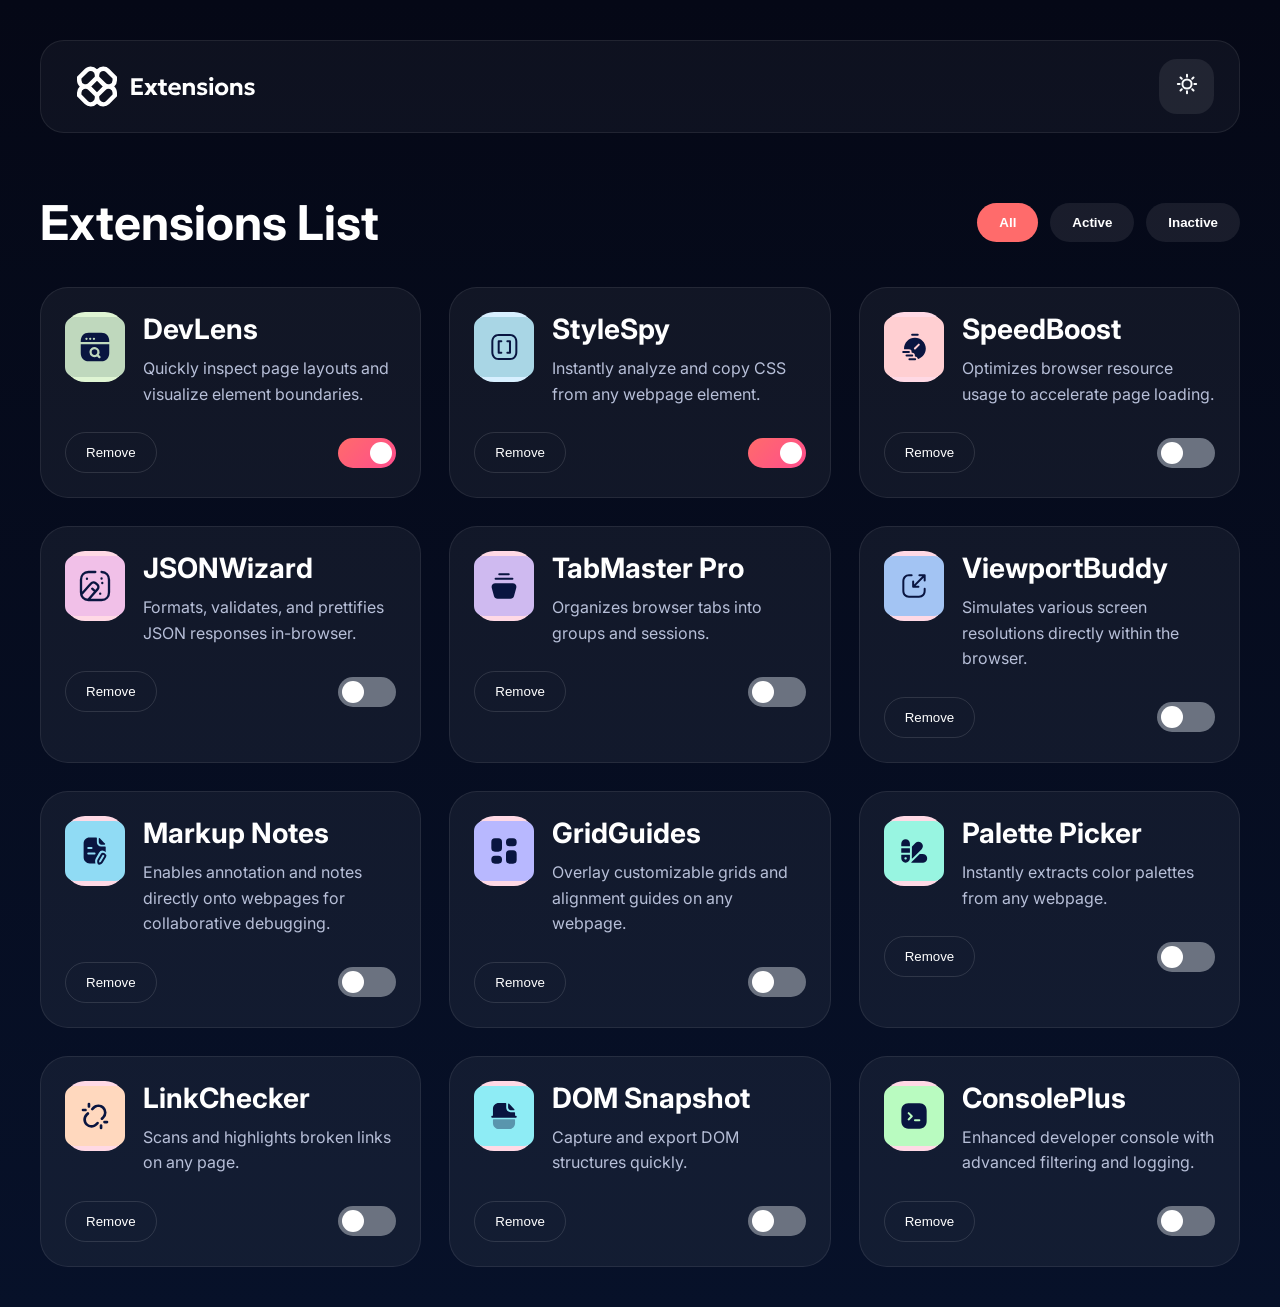
<file: index.html>
<!DOCTYPE html>
<html lang="en">
<head>
  <meta charset="UTF-8" />
  <meta name="viewport" content="width=device-width, initial-scale=0.5" />
  <title>Extensions UI</title>

  <link rel="preconnect" href="https://fonts.googleapis.com">
  <link rel="preconnect" href="https://fonts.gstatic.com" crossorigin>
  <link href="https://fonts.googleapis.com/css2?family=Inter:wght@400;500;600;700&display=swap" rel="stylesheet">

  <link rel="stylesheet" href="style.css">
</head>
<body>

  <div class="container">

    <div class="navbar">
      <div class="logo">
        <div class="logo-icon"><img src="logo.svg"></div>
        <h1></h1>
      </div>

      <button class="theme-btn"><img src="icon-sun.svg"></button>
    </div>

    <div class="heading">
      <h2>Extensions List</h2>

      <div class="filters">
        <button class="filter active">All</button>
        <button class="filter">Active</button>
        <button class="filter">Inactive</button>
      </div>
    </div>

    <div class="grid">

      <div class="card active-card">
        <div class="top">
          <div class="icon green"><img src="logo-devlens.svg"></div>

          <div class="info">
            <h3>DevLens</h3>
            <p>Quickly inspect page layouts and visualize element boundaries.</p>
          </div>
        </div>

        <div class="bottom">
          <button class="remove-btn">Remove</button>

          <label class="switch">
            <input type="checkbox" checked>
            <span class="slider"></span>
          </label>
        </div>
      </div>

      <div class="card active-card">
        <div class="top">
          <div class="icon blue"><img src="logo-style-spy.svg"></div>

          <div class="info">
            <h3>StyleSpy</h3>
            <p>Instantly analyze and copy CSS from any webpage element.</p>
          </div>
        </div>

        <div class="bottom">
          <button class="remove-btn">Remove</button>

          <label class="switch">
            <input type="checkbox" checked>
            <span class="slider"></span>
          </label>
        </div>
      </div>

      <div class="card inactive-card">
        <div class="top">
          <div class="icon pink"><img src="logo-speed-boost.svg"></div>

          <div class="info">
            <h3>SpeedBoost</h3>
            <p>Optimizes browser resource usage to accelerate page loading.</p>
          </div>
        </div>

        <div class="bottom">
          <button class="remove-btn">Remove</button>

          <label class="switch">
            <input type="checkbox">
            <span class="slider"></span>
          </label>
        </div>
      </div>

      <div class="card inactive-card">
        <div class="top">
          <div class="icon pink"><img src="logo-json-wizard.svg"></div>

          <div class="info">
            <h3>JSONWizard</h3>
            <p>Formats, validates, and prettifies JSON responses in-browser.</p>
          </div>
        </div>

        <div class="bottom">
          <button class="remove-btn">Remove</button>

          <label class="switch">
            <input type="checkbox">
            <span class="slider"></span>
          </label>
        </div>
      </div>

      <div class="card inactive-card">
        <div class="top">
          <div class="icon pink"><img src="logo-tab-master-pro.svg"></div>

          <div class="info">
            <h3>TabMaster Pro</h3>
            <p>Organizes browser tabs into groups and sessions.</p>
          </div>
        </div>

        <div class="bottom">
          <button class="remove-btn">Remove</button>

          <label class="switch">
            <input type="checkbox">
            <span class="slider"></span>
          </label>
        </div>
      </div>

      <div class="card inactive-card">
        <div class="top">
          <div class="icon pink"><img src="logo-viewport-buddy.svg"></div>

          <div class="info">
            <h3>ViewportBuddy</h3>
            <p>Simulates various screen resolutions directly within the browser.</p>
          </div>
        </div>

        <div class="bottom">
          <button class="remove-btn">Remove</button>

          <label class="switch">
            <input type="checkbox">
            <span class="slider"></span>
          </label>
        </div>
      </div>

      <div class="card inactive-card">
        <div class="top">
          <div class="icon pink"><img src="logo-markup-notes.svg"></div>

          <div class="info">
            <h3>Markup Notes</h3>
            <p>Enables annotation and notes directly onto webpages for collaborative debugging.</p>
          </div>
        </div>

        <div class="bottom">
          <button class="remove-btn">Remove</button>

          <label class="switch">
            <input type="checkbox">
            <span class="slider"></span>
          </label>
        </div>
      </div>

      <div class="card inactive-card">
        <div class="top">
          <div class="icon pink"><img src="logo-grid-guides.svg"></div>

          <div class="info">
            <h3>GridGuides</h3>
            <p>Overlay customizable grids and alignment guides on any webpage.</p>
          </div>
        </div>

        <div class="bottom">
          <button class="remove-btn">Remove</button>

          <label class="switch">
            <input type="checkbox">
            <span class="slider"></span>
          </label>
        </div>
      </div>

      <div class="card inactive-card">
        <div class="top">
          <div class="icon pink"><img src="logo-palette-picker.svg"></div>

          <div class="info">
            <h3>Palette Picker</h3>
            <p>Instantly extracts color palettes from any webpage.</p>
          </div>
        </div>

        <div class="bottom">
          <button class="remove-btn">Remove</button>

          <label class="switch">
            <input type="checkbox">
            <span class="slider"></span>
          </label>
        </div>
      </div>

      <div class="card inactive-card">
        <div class="top">
          <div class="icon pink"><img src="logo-link-checker.svg"></div>

          <div class="info">
            <h3>LinkChecker</h3>
            <p>Scans and highlights broken links on any page.</p>
          </div>
        </div>

        <div class="bottom">
          <button class="remove-btn">Remove</button>

          <label class="switch">
            <input type="checkbox">
            <span class="slider"></span>
          </label>
        </div>
      </div>

      <div class="card inactive-card">
        <div class="top">
          <div class="icon pink"><img src="logo-dom-snapshot.svg"></div>

          <div class="info">
            <h3>DOM Snapshot</h3>
            <p>Capture and export DOM structures quickly.</p>
          </div>
        </div>

        <div class="bottom">
          <button class="remove-btn">Remove</button>

          <label class="switch">
            <input type="checkbox">
            <span class="slider"></span>
          </label>
        </div>
      </div>

      <div class="card inactive-card">
        <div class="top">
          <div class="icon pink"><img src="logo-console-plus.svg"></div>

          <div class="info">
            <h3>ConsolePlus</h3>
            <p>Enhanced developer console with advanced filtering and logging.</p>
          </div>
        </div>

        <div class="bottom">
          <button class="remove-btn">Remove</button>

          <label class="switch">
            <input type="checkbox">
            <span class="slider"></span>
          </label>
        </div>
      </div>


    </div>

  </div>

  <script src="script.js"></script>
</body>
</html>
</file>
<file: style.css>
* {
  margin: 0;
  padding: 0;
  box-sizing: border-box;
}

body {
  font-family: 'Inter', sans-serif;
  background: linear-gradient(to bottom, #050816, #071129);
  color: white;
  min-height: 100vh;
  padding: 40px;
  transition: 0.4s ease;
}

.container {
  max-width: 1200px;
  margin: auto;
}

.navbar {
  display: flex;
  justify-content: space-between;
  align-items: center;
  background: rgba(255,255,255,0.04);
  border: 1px solid rgba(255,255,255,0.08);
  padding: 18px 25px;
  border-radius: 24px;
  margin-bottom: 60px;
}

.logo {
  display: flex;
  align-items: center;
  gap: 14px;
}

.logo-icon {
  width: 200px;
  height: 52px;
  filter: brightness(0) invert(1);
  border-radius: 16px;
  display: flex;
  justify-content: center;
  align-items: center;
  font-size: 22px;
}

.theme-btn {
  width: 55px;
  height: 55px;
  border: none;
  border-radius: 18px;
  background: rgba(255,255,255,0.08);
  color: white;
  cursor: pointer;
  font-size: 22px;
}

.heading {
  display: flex;
  justify-content: space-between;
  align-items: center;
  margin-bottom: 35px;
  flex-wrap: wrap;
}

.heading h2 {
  font-size: 48px;
}

.filters {
  display: flex;
  gap: 12px;
}

.filter {
  border: none;
  padding: 12px 22px;
  border-radius: 999px;
  cursor: pointer;
  font-weight: 600;
  background: rgba(255,255,255,0.08);
  color: white;
}

.filter.active {
  background: #ff6b6b;
}

.grid {
  display: grid;
  grid-template-columns: repeat(auto-fit, minmax(320px, 1fr));
  gap: 28px;
}

.card {
  background: rgba(255,255,255,0.05);
  border: 1px solid rgba(255,255,255,0.08);
  border-radius: 28px;
  padding: 24px;
  transition: 0.3s ease;
}

.card:hover {
  transform: translateY(-6px);
}

.top {
  display: flex;
  gap: 18px;
  margin-bottom: 24px;
}

.icon {
  width: 70px;
  height: 70px;
  border-radius: 20px;
  display: flex;
  justify-content: center;
  align-items: center;
  font-size: 28px;
}

.green {
  background: #dff5d3;
  color: #233814;
}

.blue {
  background: #d8f0ff;
  color: #18334f;
}

.pink {
  background: #ffd9e5;
  color: #4d2033;
}

.info h3 {
  font-size: 28px;
  margin-bottom: 10px;
}

.info p {
  color: #b7bfd8;
  line-height: 1.6;
}

.bottom {
  display: flex;
  justify-content: space-between;
  align-items: center;
  margin-top: 25px;
}

.remove-btn {
  padding: 12px 20px;
  border-radius: 999px;
  border: 1px solid rgba(255,255,255,0.12);
  background: transparent;
  color: white;
  cursor: pointer;
}

.switch {
  position: relative;
  display: inline-block;
  width: 58px;
  height: 30px;
}

.switch input {
  opacity: 0;
}

.slider {
  position: absolute;
  top: 0;
  left: 0;
  right: 0;
  bottom: 0;
  background-color: #6b7280;
  border-radius: 999px;
  transition: .4s;
}

.slider:before {
  position: absolute;
  content: "";
  height: 22px;
  width: 22px;
  left: 4px;
  bottom: 4px;
  background: white;
  border-radius: 50%;
  transition: .4s;
}

input:checked + .slider {
  background: linear-gradient(135deg, #ff6b6b, #ff4d8d);
}

input:checked + .slider:before {
  transform: translateX(28px);
}

.light-mode {
  background: linear-gradient(to bottom, #eef2ff, #dbe7ff);
  color: black;
}

.light-mode .navbar,
.light-mode .card {
  background: rgba(255,255,255,0.85);
  color: black;
}

.light-mode .info p {
  color: #4b5563;
}

.light-mode .remove-btn,
.light-mode .theme-btn,
.light-mode .filter {
  color: black;
}
body{
  font-size: 16px;

}
</file>
